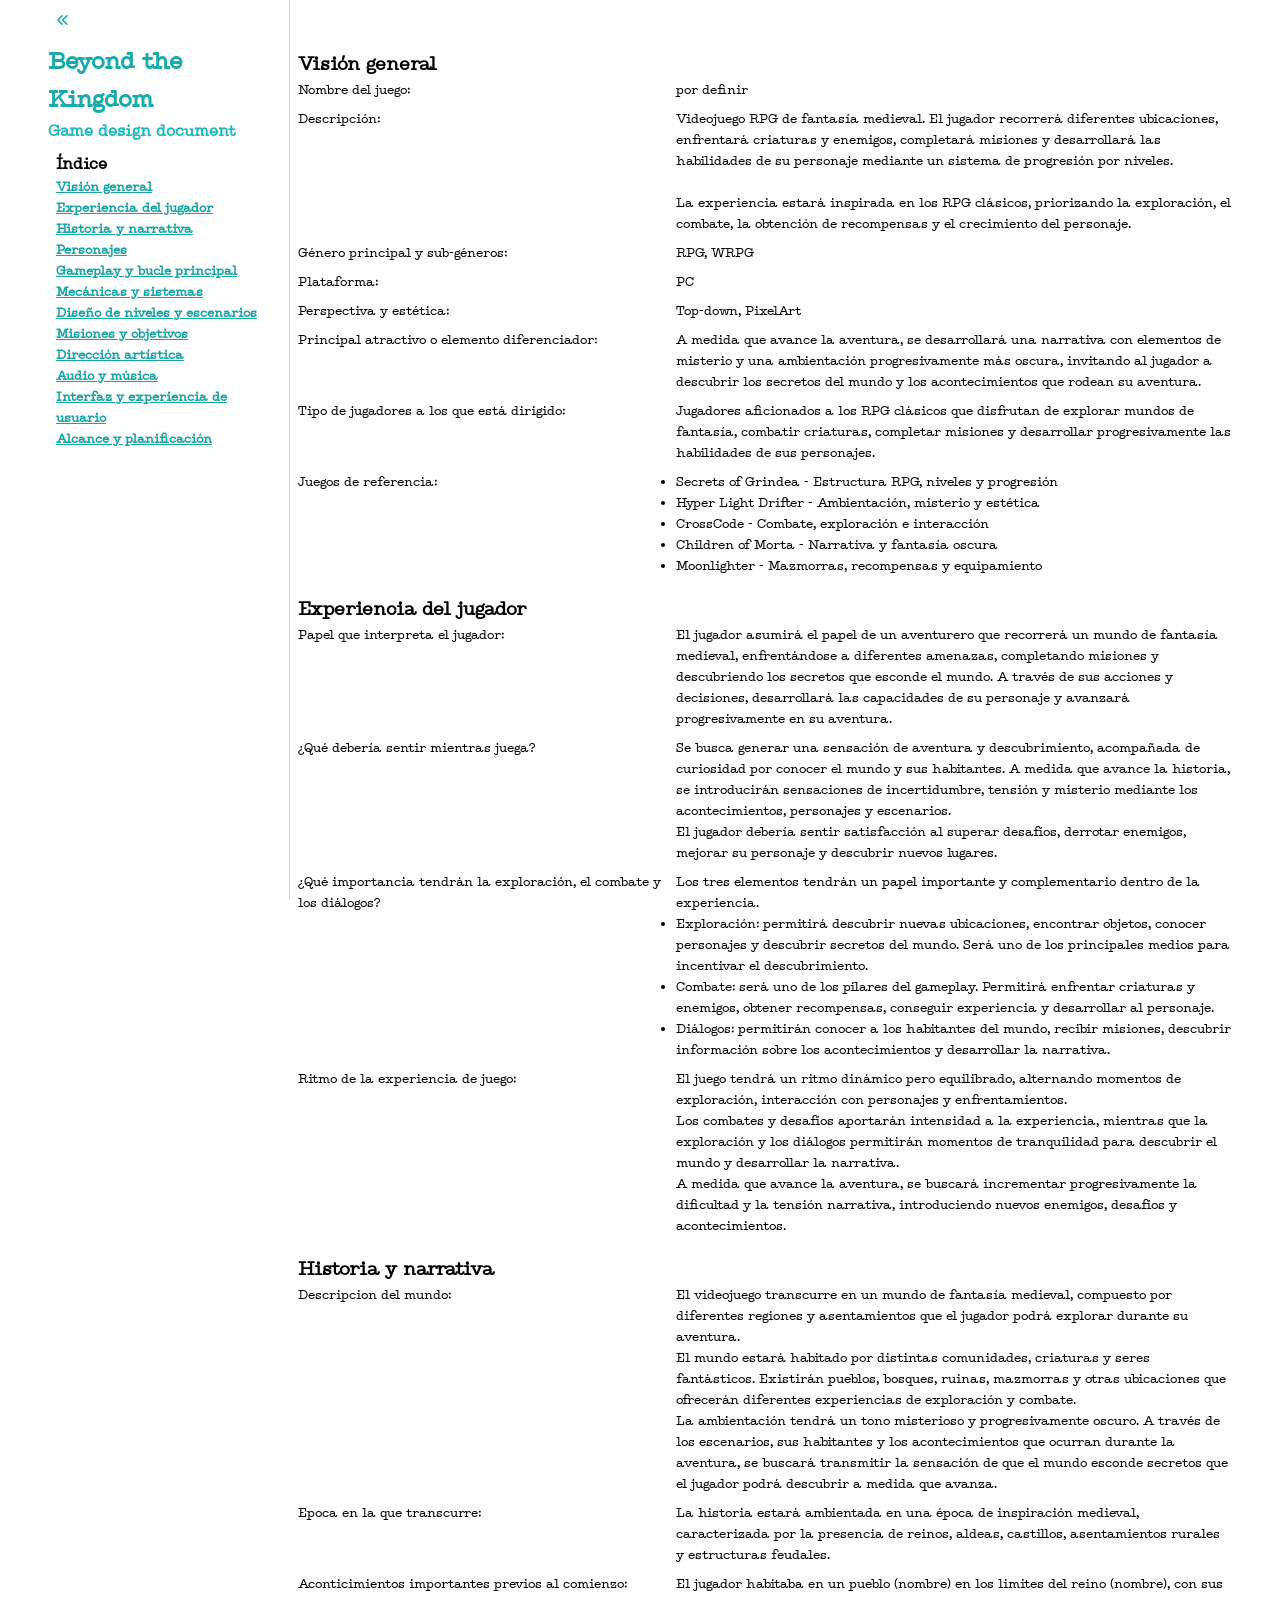
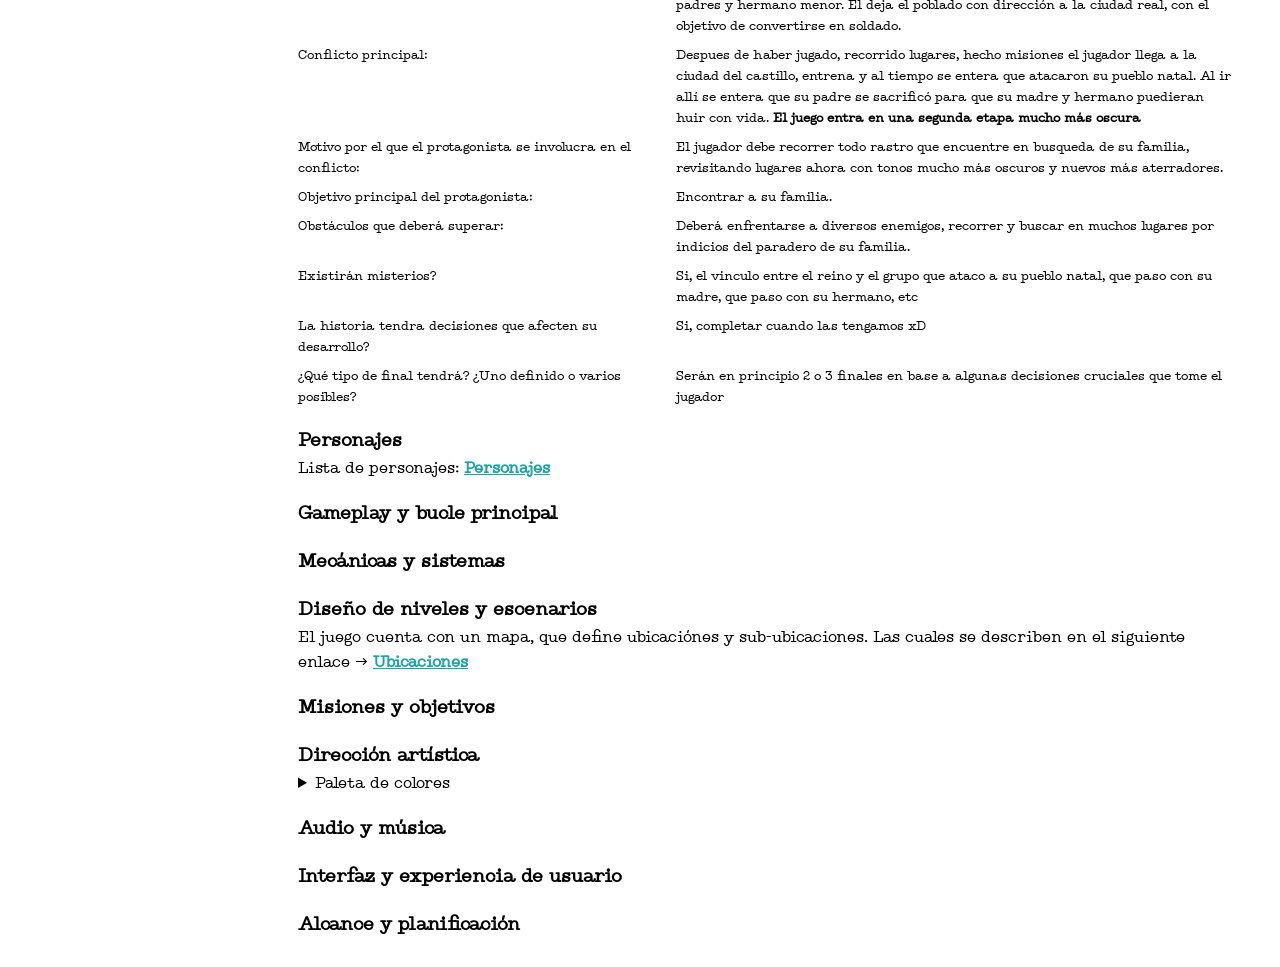
<file: index.html>
<!DOCTYPE html>
<html lang="en">

<head>
  <meta charset="UTF-8">
  <meta name="viewport" content="width=device-width, initial-scale=1.0">
  <title>Beyond the Kingdom</title>
  <link rel="stylesheet" href="style.css">k
</head>

<body>
  <header>
    <button id="sidebar-toggle" type="button" aria-controls="sidebar-content" aria-expanded="true"
      aria-label="Contraer barra lateral">«</button>
    <div class="sidebar-content" id="sidebar-content">
      <h1>Beyond the Kingdom</h1>
      <h2>Game design document</h2>
      <nav>
        <h4>Índice</h2>
          <a href="#vision-general">Visión general</a>
          <a href="#experiencia-del-jugador">Experiencia del jugador</a>
          <a href="#historia-y-narrativa">Historia y narrativa</a>
          <a href="#personajes">Personajes</a>
          <a href="#gameplay-y-bucle-principal">Gameplay y bucle principal</a>
          <a href="#mecanicas-y-sistemas">Mecánicas y sistemas</a>
          <a href="#diseno-de-niveles-y-escenarios">Diseño de niveles y escenarios</a>
          <a href="#misiones-y-objetivos">Misiones y objetivos</a>
          <a href="#direccion-artistica">Dirección artística</a>
          <a href="#audio-y-musica">Audio y música</a>
          <a href="#interfaz-y-experiencia-de-usuario">Interfaz y experiencia de usuario</a>
          <a href="#alcance-y-planificacion">Alcance y planificación</a>
      </nav>
    </div>
  </header>

  <main>
    <section id="vision-general">
      <h3>Visión general</h3>
      <!-- Qué juego vamos a crear y qué lo hace interesante. -->

      <div class="col2">
        <span>Nombre del juego:</span>
        <span>por definir</span>
        <span>Descripción:</span>
        <div>
          <p>Videojuego RPG de fantasía medieval. El jugador recorrerá diferentes ubicaciones, enfrentará
            criaturas y enemigos, completará misiones y desarrollará las habilidades de su personaje
            mediante un
            sistema de progresión por niveles.</p>
          <br>
          <p>La experiencia estará inspirada en los RPG clásicos, priorizando la exploración, el combate, la
            obtención de recompensas y el crecimiento del personaje.</p>
          </p>
        </div>
        <span>Género principal y sub-géneros:</span>
        <span>RPG, WRPG</span>
        <span>Plataforma:</span>
        <span>PC</span>
        <span>Perspectiva y estética:</span>
        <span>Top-down, PixelArt</span>
        <span>Principal atractivo o elemento diferenciador:</span>
        <p>A medida que avance la aventura, se desarrollará una narrativa con elementos de misterio y una
          ambientación progresivamente más oscura, invitando al jugador a descubrir los secretos del mundo y
          los acontecimientos que rodean su aventura.</p>
        <span>Tipo de jugadores a los que está dirigido:</span>
        <span>Jugadores aficionados a los RPG clásicos que disfrutan de explorar mundos de fantasía, combatir
          criaturas, completar misiones y desarrollar progresivamente las habilidades de sus
          personajes.</span>
        <span>Juegos de referencia:</span>
        <ul>
          <li>Secrets of Grindea - Estructura RPG, niveles y progresión</li>
          <li>Hyper Light Drifter - Ambientación, misterio y estética</li>
          <li>CrossCode - Combate, exploración e interacción</li>
          <li>Children of Morta - Narrativa y fantasía oscura</li>
          <li>Moonlighter - Mazmorras, recompensas y equipamiento</li>
        </ul>
      </div>
    </section>

    <section id="experiencia-del-jugador">
      <h3>Experiencia del jugador</h3>
      <!-- Qué queremos que sienta y experimente el jugador. -->
      <div class="col2">
        <span>Papel que interpreta el jugador:</span>
        <p>El jugador asumirá el papel de un aventurero que recorrerá un mundo de fantasía medieval,
          enfrentándose a diferentes amenazas, completando misiones y descubriendo los secretos que esconde el
          mundo. A través de sus acciones y decisiones, desarrollará las capacidades de su personaje y
          avanzará progresivamente en su aventura.</p>

        <span>¿Qué debería sentir mientras juega?</span>
        <div>
          <p>Se busca generar una sensación de aventura y descubrimiento, acompañada de curiosidad por conocer
            el mundo y sus habitantes. A medida que avance la historia, se introducirán sensaciones de
            incertidumbre, tensión y misterio mediante los acontecimientos, personajes y escenarios.</p>
          <p>El jugador debería sentir satisfacción al superar desafíos, derrotar enemigos, mejorar su
            personaje y descubrir nuevos lugares.</p>
        </div>

        <span>¿Qué importancia tendrán la exploración, el combate y los diálogos?</span>
        <div>Los tres elementos tendrán un papel importante y complementario dentro de la experiencia.

          <ul>
            <li>Exploración: permitirá descubrir nuevas ubicaciones, encontrar objetos, conocer personajes y
              descubrir secretos del mundo. Será uno de los principales medios para incentivar el
              descubrimiento.</li>
            <li>Combate: será uno de los pilares del gameplay. Permitirá enfrentar criaturas y enemigos,
              obtener recompensas, conseguir experiencia y desarrollar al personaje.</li>
            <li>Diálogos: permitirán conocer a los habitantes del mundo, recibir misiones, descubrir
              información sobre los acontecimientos y desarrollar la narrativa.</li>
          </ul>
        </div>

        <span>Ritmo de la experiencia de juego:</span>
        <div>
          <p>El juego tendrá un ritmo dinámico pero equilibrado, alternando momentos de exploración,
            interacción con personajes y enfrentamientos.</p>
          <p>Los combates y desafíos aportarán intensidad a la experiencia, mientras que la exploración y los
            diálogos permitirán momentos de tranquilidad para descubrir el mundo y desarrollar la narrativa.
          </p>
          <p>A medida que avance la aventura, se buscará incrementar progresivamente la dificultad y la
            tensión narrativa, introduciendo nuevos enemigos, desafíos y acontecimientos.</p>
        </div>

      </div>
    </section>

    <section id="historia-y-narrativa">
      <h3>Historia y narrativa</h3>
      <!-- Argumento, mundo, acontecimientos y diálogos. -->
      <div class="col2">
        <span>Descripcion del mundo:</span>
        <div>
          <p>El videojuego transcurre en un mundo de fantasía medieval, compuesto por diferentes regiones y
            asentamientos que el jugador podrá explorar durante su aventura.</p>
          <p>El mundo estará habitado por distintas comunidades, criaturas y seres fantásticos. Existirán
            pueblos, bosques, ruinas, mazmorras y otras ubicaciones que ofrecerán diferentes experiencias de
            exploración y combate.</p>
          <p>La ambientación tendrá un tono misterioso y progresivamente oscuro. A través de los escenarios,
            sus habitantes y los acontecimientos que ocurran durante la aventura, se buscará transmitir la
            sensación de que el mundo esconde secretos que el jugador podrá descubrir a medida que avanza.
          </p>
        </div>

        <span>Epoca en la que transcurre:</span>
        <p>La historia estará ambientada en una época de inspiración medieval, caracterizada por la presencia de reinos,
          aldeas, castillos, asentamientos rurales y estructuras feudales.</p>

        <span>Aconticimientos importantes previos al comienzo:</span>
        <p>El jugador habitaba en un pueblo (nombre) en los limites del reino (nombre), con sus padres y hermano menor.
          El deja el poblado con dirección a la ciudad real, con el objetivo de convertirse en soldado.</p>

        <span>Conflicto principal:</span>
        <span>Despues de haber jugado, recorrido lugares, hecho misiones el jugador llega a la ciudad del castillo,
          entrena y al tiempo se entera que atacaron su pueblo natal. Al ir allí se entera que su padre se sacrificó
          para que su madre y hermano puedieran huir con vida. <strong>El juego entra en una segunda etapa mucho más
            oscura</strong></span>

        <span>Motivo por el que el protagonista se involucra en el conflicto:</span>
        <span>El jugador debe recorrer todo rastro que encuentre en busqueda de su familia, revisitando lugares ahora
          con tonos mucho más oscuros y nuevos más aterradores.</span>

        <span>Objetivo principal del protagonista:</span>
        <span>Encontrar a su familia.</span>

        <span>Obstáculos que deberá superar:</span>
        <span>Deberá enfrentarse a diversos enemigos, recorrer y buscar en muchos lugares por indicios del paradero de
          su familia.</span>

        <span>Existirán misterios?</span>
        <span>Si, el vinculo entre el reino y el grupo que ataco a su pueblo natal, que paso con su madre, que paso con
          su hermano, etc</span>

        <span>La historia tendra decisiones que afecten su desarrollo?</span>
        <span>Si, completar cuando las tengamos xD</span>

        <span>¿Qué tipo de final tendrá? ¿Uno definido o varios posibles?</span>
        <span>Serán en principio 2 o 3 finales en base a algunas decisiones cruciales que tome el jugador</span>
      </div>
    </section>

    <section id="personajes">
      <h3>Personajes</h3>
      <!-- Protagonistas, secundarios, aliados y enemigos. -->
       <span>Lista de personajes: <a href="./pages/characters.html">Personajes</a></span>
    </section>

    <section id="gameplay-y-bucle-principal">
      <h3>Gameplay y bucle principal</h3>
      <!-- Qué hace el jugador durante una partida. -->
    </section>

    <section id="mecanicas-y-sistemas">
      <h3>Mecánicas y sistemas</h3>
      <!-- Combate, movimiento, interacción, inventario y progresión. -->
    </section>

    <section id="diseno-de-niveles-y-escenarios">
      <h3>Diseño de niveles y escenarios</h3>
      <!-- Mapas, zonas, exploración y distribución. -->
      <p>El juego cuenta con un mapa, que define ubicaciónes y sub-ubicaciones.
        Las cuales se describen en el siguiente enlace -> <a href="./pages/locations.html">Ubicaciones</a>
      </p>

    </section>

    <section id="misiones-y-objetivos">
      <h3>Misiones y objetivos</h3>
      <!-- Cómo se estructura el avance de la historia. -->
    </section>

    <section id="direccion-artistica">
      <h3>Dirección artística</h3>
      <!-- Estética, personajes, escenarios y animaciones. -->
      <details>
        <summary>Paleta de colores</summary>

        <style>
          .palette {
            display: flex;
            flex-direction: column;
            gap: 20px;
            font-family: Arial, sans-serif;
          }

          .palette-category h3 {
            margin-bottom: 10px;
            color: #333;
          }

          .palette-colors {
            display: flex;
            flex-wrap: wrap;
            gap: 12px;
          }

          .color-item {
            display: flex;
            flex-direction: column;
            align-items: center;
            width: 85px;
            gap: 5px;
          }

          .color-swatch {
            width: 55px;
            height: 55px;
            border-radius: 6px;
          }

          .color-name {
            font-size: 12px;
            text-align: center;
          }

          .color-hex {
            font-size: 11px;
            color: #777;
          }
        </style>

        <div class="palette">

          <!-- 1. Naturaleza y vegetación -->
          <section class="palette-category">
            <h3>1. Naturaleza y vegetación</h3>
            <div class="palette-colors">
              <div class="color-item">
                <div class="color-swatch" style="background:#263C32"></div>
                <span class="color-name">Bosque oscuro</span>
                <span class="color-hex">#263C32</span>
              </div>
              <div class="color-item">
                <div class="color-swatch" style="background:#385943"></div>
                <span class="color-name">Verde bosque</span>
                <span class="color-hex">#385943</span>
              </div>
              <div class="color-item">
                <div class="color-swatch" style="background:#58764B"></div>
                <span class="color-name">Vegetación</span>
                <span class="color-hex">#58764B</span>
              </div>
              <div class="color-item">
                <div class="color-swatch" style="background:#82965A"></div>
                <span class="color-name">Musgo</span>
                <span class="color-hex">#82965A</span>
              </div>
              <div class="color-item">
                <div class="color-swatch" style="background:#B2A66B"></div>
                <span class="color-name">Hierba seca</span>
                <span class="color-hex">#B2A66B</span>
              </div>
            </div>
          </section>

          <!-- 2. Tierra, madera y construcciones -->
          <section class="palette-category">
            <h3>2. Tierra, madera y construcciones</h3>
            <div class="palette-colors">
              <div class="color-item">
                <div class="color-swatch" style="background:#382820"></div>
                <span class="color-name">Marrón oscuro</span>
                <span class="color-hex">#382820</span>
              </div>
              <div class="color-item">
                <div class="color-swatch" style="background:#60402D"></div>
                <span class="color-name">Madera</span>
                <span class="color-hex">#60402D</span>
              </div>
              <div class="color-item">
                <div class="color-swatch" style="background:#865B3D"></div>
                <span class="color-name">Tierra</span>
                <span class="color-hex">#865B3D</span>
              </div>
              <div class="color-item">
                <div class="color-swatch" style="background:#AD8054"></div>
                <span class="color-name">Cuero</span>
                <span class="color-hex">#AD8054</span>
              </div>
              <div class="color-item">
                <div class="color-swatch" style="background:#C6A477"></div>
                <span class="color-name">Arena</span>
                <span class="color-hex">#C6A477</span>
              </div>
            </div>
          </section>

          <!-- 3. Piedra y arquitectura -->
          <section class="palette-category">
            <h3>3. Piedra y arquitectura</h3>
            <div class="palette-colors">
              <div class="color-item">
                <div class="color-swatch" style="background:#30343A"></div>
                <span class="color-name">Piedra oscura</span>
                <span class="color-hex">#30343A</span>
              </div>
              <div class="color-item">
                <div class="color-swatch" style="background:#50565B"></div>
                <span class="color-name">Pizarra</span>
                <span class="color-hex">#50565B</span>
              </div>
              <div class="color-item">
                <div class="color-swatch" style="background:#747778"></div>
                <span class="color-name">Piedra</span>
                <span class="color-hex">#747778</span>
              </div>
              <div class="color-item">
                <div class="color-swatch" style="background:#A2A19A"></div>
                <span class="color-name">Caliza</span>
                <span class="color-hex">#A2A19A</span>
              </div>
              <div class="color-item">
                <div class="color-swatch" style="background:#D0C8B5"></div>
                <span class="color-name">Piedra clara</span>
                <span class="color-hex">#D0C8B5</span>
              </div>
            </div>
          </section>

          <!-- 4. Cielos y agua -->
          <section class="palette-category">
            <h3>4. Cielos y agua</h3>
            <div class="palette-colors">
              <div class="color-item">
                <div class="color-swatch" style="background:#202E40"></div>
                <span class="color-name">Noche</span>
                <span class="color-hex">#202E40</span>
              </div>
              <div class="color-item">
                <div class="color-swatch" style="background:#344B65"></div>
                <span class="color-name">Azul oscuro</span>
                <span class="color-hex">#344B65</span>
              </div>
              <div class="color-item">
                <div class="color-swatch" style="background:#52758A"></div>
                <span class="color-name">Agua</span>
                <span class="color-hex">#52758A</span>
              </div>
              <div class="color-item">
                <div class="color-swatch" style="background:#83A3AD"></div>
                <span class="color-name">Cielo</span>
                <span class="color-hex">#83A3AD</span>
              </div>
              <div class="color-item">
                <div class="color-swatch" style="background:#C2C7BB"></div>
                <span class="color-name">Niebla</span>
                <span class="color-hex">#C2C7BB</span>
              </div>
            </div>
          </section>

          <!-- 5. Detalles, objetos y magia -->
          <section class="palette-category">
            <h3>5. Detalles, objetos y magia</h3>
            <div class="palette-colors">
              <div class="color-item">
                <div class="color-swatch" style="background:#9D3F36"></div>
                <span class="color-name">Rojo</span>
                <span class="color-hex">#9D3F36</span>
              </div>
              <div class="color-item">
                <div class="color-swatch" style="background:#C27642"></div>
                <span class="color-name">Naranja</span>
                <span class="color-hex">#C27642</span>
              </div>
              <div class="color-item">
                <div class="color-swatch" style="background:#D6B45E"></div>
                <span class="color-name">Oro</span>
                <span class="color-hex">#D6B45E</span>
              </div>
              <div class="color-item">
                <div class="color-swatch" style="background:#7764A5"></div>
                <span class="color-name">Violeta</span>
                <span class="color-hex">#7764A5</span>
              </div>
              <div class="color-item">
                <div class="color-swatch" style="background:#66A6A0"></div>
                <span class="color-name">Magia</span>
                <span class="color-hex">#66A6A0</span>
              </div>
            </div>
          </section>
          <a href="./resources//MedievalFantasy.png" download="medieval_fantasy_palette.png"> Descargar paleta</a>

        </div>

      </details>
    </section>

    <section id="audio-y-musica">
      <h3>Audio y música</h3>
      <!-- Ambientación sonora, efectos y música. -->
    </section>

    <section id="interfaz-y-experiencia-de-usuario">
      <h3>Interfaz y experiencia de usuario</h3>
      <!-- HUD, menús, diálogos y controles. -->
    </section>

    <section id="alcance-y-planificacion">
      <h3>Alcance y planificación</h3>
      <!-- Qué vamos a producir, herramientas y prioridades. -->
    </section>
  </main>

  <script>
    const sidebar = document.querySelector("header");
    const sidebarToggle = document.querySelector("#sidebar-toggle");

    sidebarToggle.addEventListener("click", () => {
      const isCollapsed = sidebar.classList.toggle("is-collapsed");
      document.body.classList.toggle("sidebar-collapsed", isCollapsed);
      sidebarToggle.setAttribute("aria-expanded", String(!isCollapsed));
      sidebarToggle.setAttribute(
        "aria-label",
        isCollapsed ? "Expandir barra lateral" : "Contraer barra lateral"
      );
      sidebarToggle.textContent = isCollapsed ? "»" : "«";
    });
  </script>
</body>

</html>
</file>
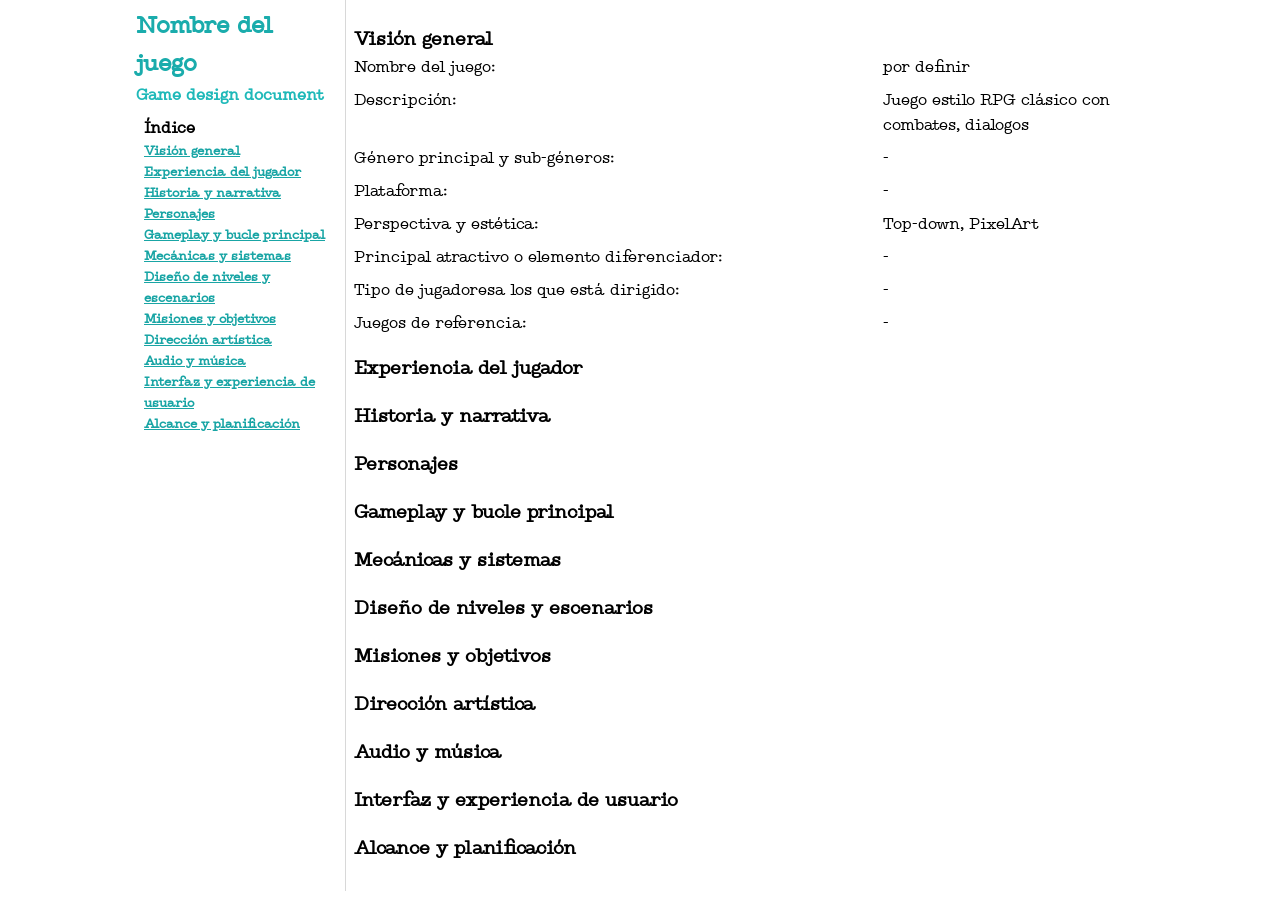
<file: nombre/index.html>
<!DOCTYPE html>
<html lang="en">

<head>
    <meta charset="UTF-8">
    <meta name="viewport" content="width=device-width, initial-scale=1.0">
    <title>Document</title>
    <style>
        @font-face {
            font-family: "TypeMachine";
            src: url("Type Machine.ttf") format("truetype");
        }

        * {
            box-sizing: border-box;
            padding: 0;
            margin: 0;
        }

        body {
            font-family: "TypeMachine", sans-serif;
            max-width: 1024px;
            margin: auto;
            display: flex;
        }

        header {
            border-right: 1px solid rgb(216, 216, 216);
            padding: 8px;
            width: 30%;
            h1 {
                font-size: 1.5rem;
                color: rgb(26, 172, 172);
                font-weight: bold;
            }

            h2 {
                font-size: 1rem;
                color: rgb(31, 185, 185);
            }

            nav {
                display: flex;
                flex-direction: column;
                align-items: flex-start;
                width: fit-content;
                padding: 8px;

                a {
                    font-size: .8rem;
                    border-radius: 0.25rem;
                    text-decoration: underline;
                    font-weight: 600;
                    color: rgb(25, 165, 165);
                }
            }
        }

        main {
            padding: 8px;

            section {
                margin: 2vh 0;

                .col2 {
                    display: grid;
                    grid-template-columns: 2fr 1fr;
                    gap: 8px;
                }
            }
        }
    </style>
</head>

<body>
    <header>
        <h1>Nombre del juego</h1>
        <h2>Game design document</h2>
        <nav>
            <h4>Índice</h2>
                <a href="#vision-general">Visión general</a>
                <a href="#experiencia-del-jugador">Experiencia del jugador</a>
                <a href="#historia-y-narrativa">Historia y narrativa</a>
                <a href="#personajes">Personajes</a>
                <a href="#gameplay-y-bucle-principal">Gameplay y bucle principal</a>
                <a href="#mecanicas-y-sistemas">Mecánicas y sistemas</a>
                <a href="#diseno-de-niveles-y-escenarios">Diseño de niveles y escenarios</a>
                <a href="#misiones-y-objetivos">Misiones y objetivos</a>
                <a href="#direccion-artistica">Dirección artística</a>
                <a href="#audio-y-musica">Audio y música</a>
                <a href="#interfaz-y-experiencia-de-usuario">Interfaz y experiencia de usuario</a>
                <a href="#alcance-y-planificacion">Alcance y planificación</a>
        </nav>
    </header>


    <main>
        <section id="vision-general">
            <h3>Visión general</h3>
            <!-- Qué juego vamos a crear y qué lo hace interesante. -->

            <div class="col2">
                <span>Nombre del juego:</span>
                <span>por definir</span>
                <span>Descripción:</span>
                <p>Juego estilo RPG clásico con combates, dialogos</p>
                <span>Género principal y sub-géneros:</span>
                <span>-</span>
                <span>Plataforma:</span>
                <span>-</span>
                <span>Perspectiva y estética:</span>
                <span>Top-down, PixelArt</span>
                <span>Principal atractivo o elemento diferenciador:</span>
                <span>-</span>
                <span>Tipo de jugadoresa los que está dirigido:</span>
                <span>-</span>
                <span>Juegos de referencia:</span>
                <span>-</span>
            </div>
        </section>

        <section id="experiencia-del-jugador">
            <h3>Experiencia del jugador</h3>
            <!-- Qué queremos que sienta y experimente el jugador. -->
        </section>

        <section id="historia-y-narrativa">
            <h3>Historia y narrativa</h3>
            <!-- Argumento, mundo, acontecimientos y diálogos. -->
        </section>

        <section id="personajes">
            <h3>Personajes</h3>
            <!-- Protagonistas, secundarios, aliados y enemigos. -->
        </section>

        <section id="gameplay-y-bucle-principal">
            <h3>Gameplay y bucle principal</h3>
            <!-- Qué hace el jugador durante una partida. -->
        </section>

        <section id="mecanicas-y-sistemas">
            <h3>Mecánicas y sistemas</h3>
            <!-- Combate, movimiento, interacción, inventario y progresión. -->
        </section>

        <section id="diseno-de-niveles-y-escenarios">
            <h3>Diseño de niveles y escenarios</h3>
            <!-- Mapas, zonas, exploración y distribución. -->
        </section>

        <section id="misiones-y-objetivos">
            <h3>Misiones y objetivos</h3>
            <!-- Cómo se estructura el avance de la historia. -->
        </section>

        <section id="direccion-artistica">
            <h3>Dirección artística</h3>
            <!-- Estética, personajes, escenarios y animaciones. -->
        </section>

        <section id="audio-y-musica">
            <h3>Audio y música</h3>
            <!-- Ambientación sonora, efectos y música. -->
        </section>

        <section id="interfaz-y-experiencia-de-usuario">
            <h3>Interfaz y experiencia de usuario</h3>
            <!-- HUD, menús, diálogos y controles. -->
        </section>

        <section id="alcance-y-planificacion">
            <h3>Alcance y planificación</h3>
            <!-- Qué vamos a producir, herramientas y prioridades. -->
        </section>
    </main>

</body>

</html>
</file>
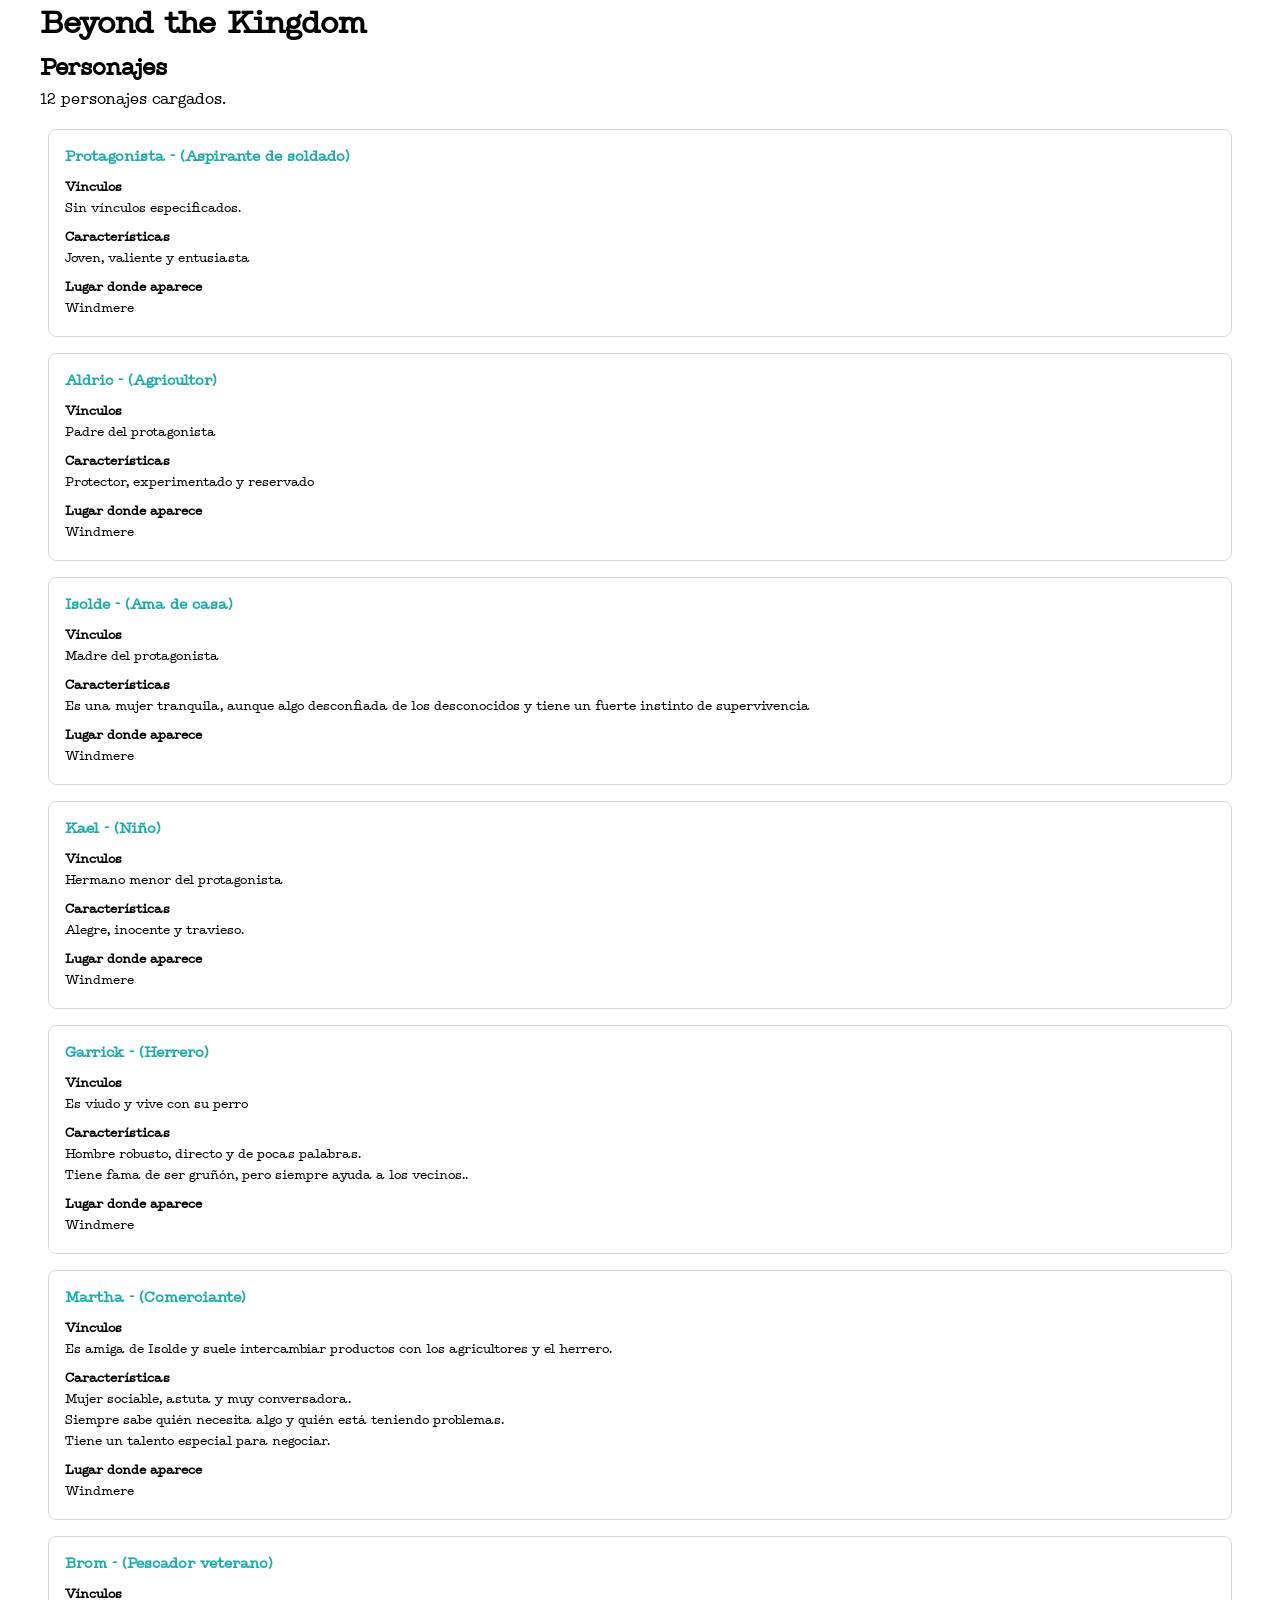
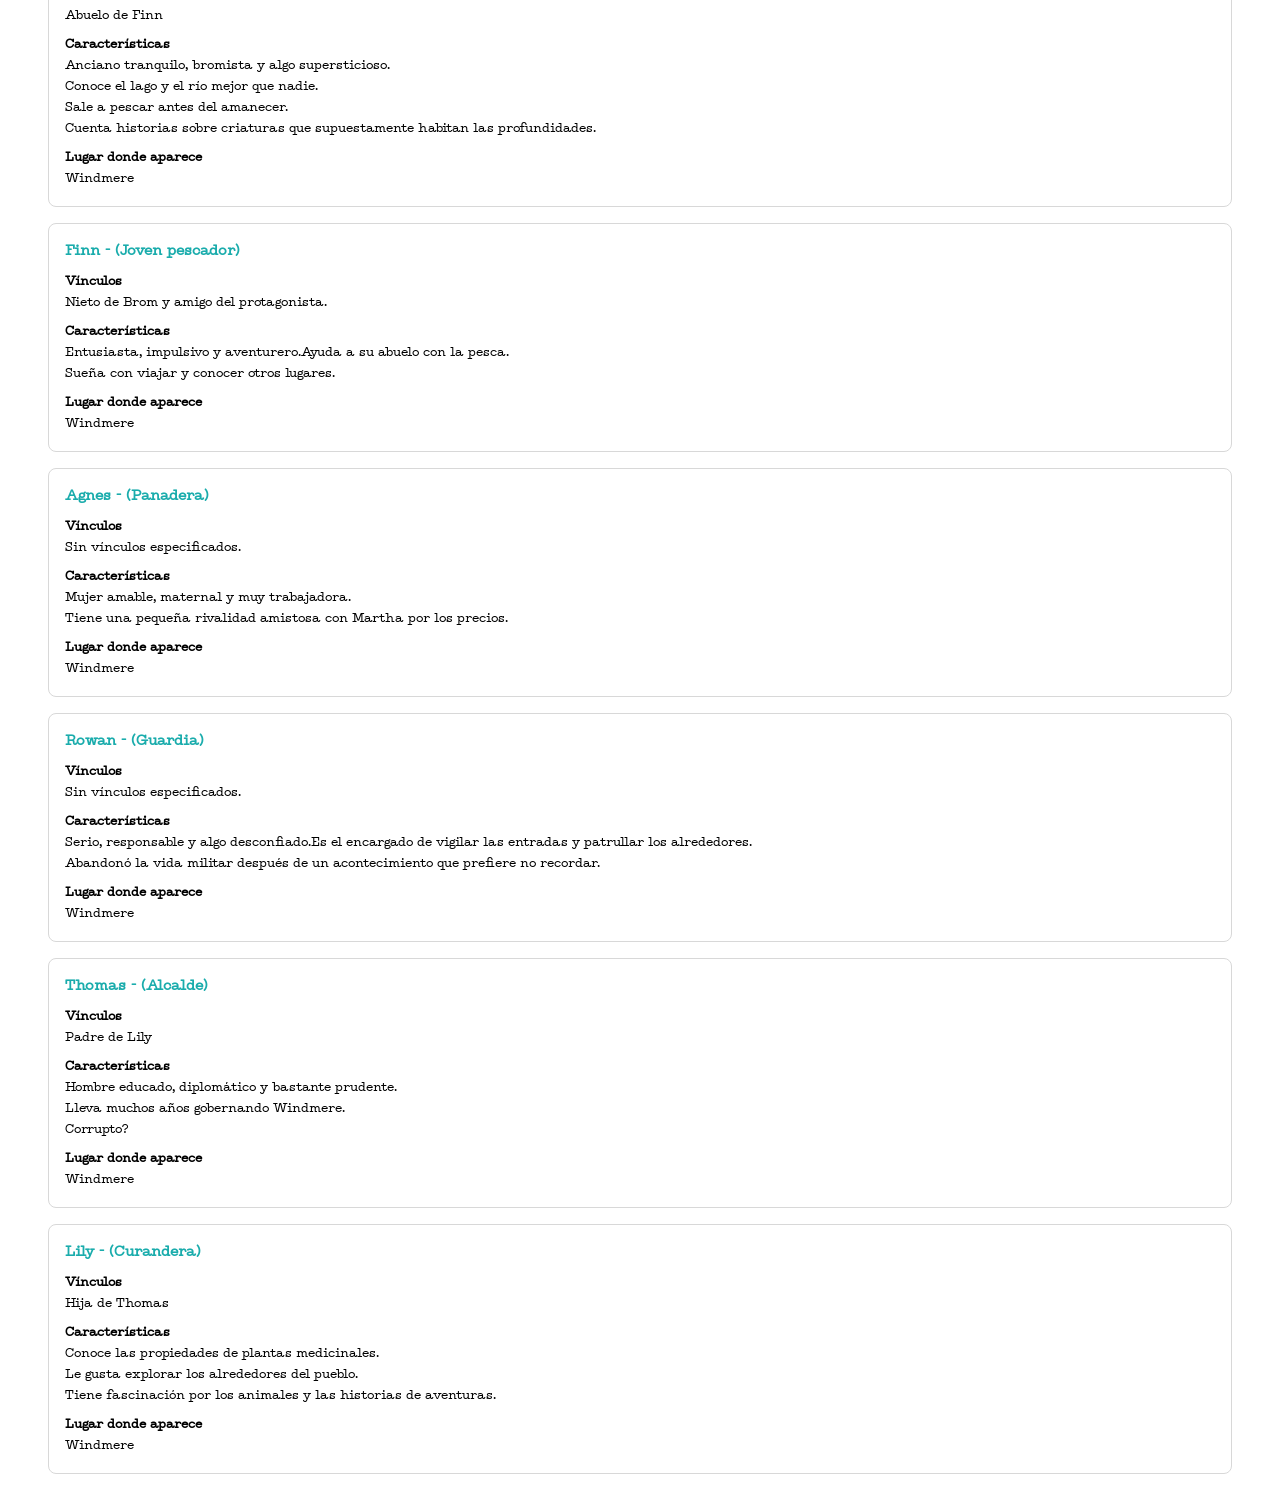
<file: pages/characters.html>
<!DOCTYPE html>
<html lang="es">
<head>
    <meta charset="UTF-8">
    <meta name="viewport" content="width=device-width, initial-scale=1.0">
    <title>Personajes</title>
    <link rel="stylesheet" href="../style.css">
</head>
<body>
    <h1>Beyond the Kingdom</h1>
    <h2>Personajes</h2>
    <p id="characters-status" role="status" aria-live="polite">Cargando personajes...</p>
    <section id="characters-list" class="character-list" aria-label="Lista de personajes"></section>

    <script>
        const status = document.getElementById("characters-status");
        const charactersList = document.getElementById("characters-list");

        async function showCharacters() {
            try {
                const response = await fetch("../resources/characters.json");
                if (!response.ok) {
                    throw new Error(`No se pudo cargar el archivo (${response.status}).`);
                }

                const characters = await response.json();
                if (!Array.isArray(characters)) {
                    throw new Error("El archivo de personajes no tiene un formato válido.");
                }

                characters.forEach(character => {
                    const article = document.createElement("article");
                    article.className = "character-card";

                    const name = document.createElement("h3");
                    name.textContent = character.nombre + " - (" + character.rol + ")";
                    article.appendChild(name);

                    const details = document.createElement("dl");
                    [
                        ["Vínculos", character.vinculos || "Sin vínculos especificados."],
                        ["Características", character.caracteristicas],
                        ["Lugar donde aparece", character["lugar donde aparece"]]
                    ].forEach(([label, value]) => {
                        const term = document.createElement("dt");
                        term.textContent = label;
                        details.appendChild(term);

                        const description = document.createElement("dd");
                        description.textContent = value || "Sin información.";
                        details.appendChild(description);
                    });

                    article.appendChild(details);
                    charactersList.appendChild(article);
                });

                status.textContent = `${characters.length} personajes cargados.`;
            } catch (error) {
                status.textContent = `Error al cargar los personajes: ${error.message}`;
            }
        }

        showCharacters();
    </script>
</body>
</html>
</file>
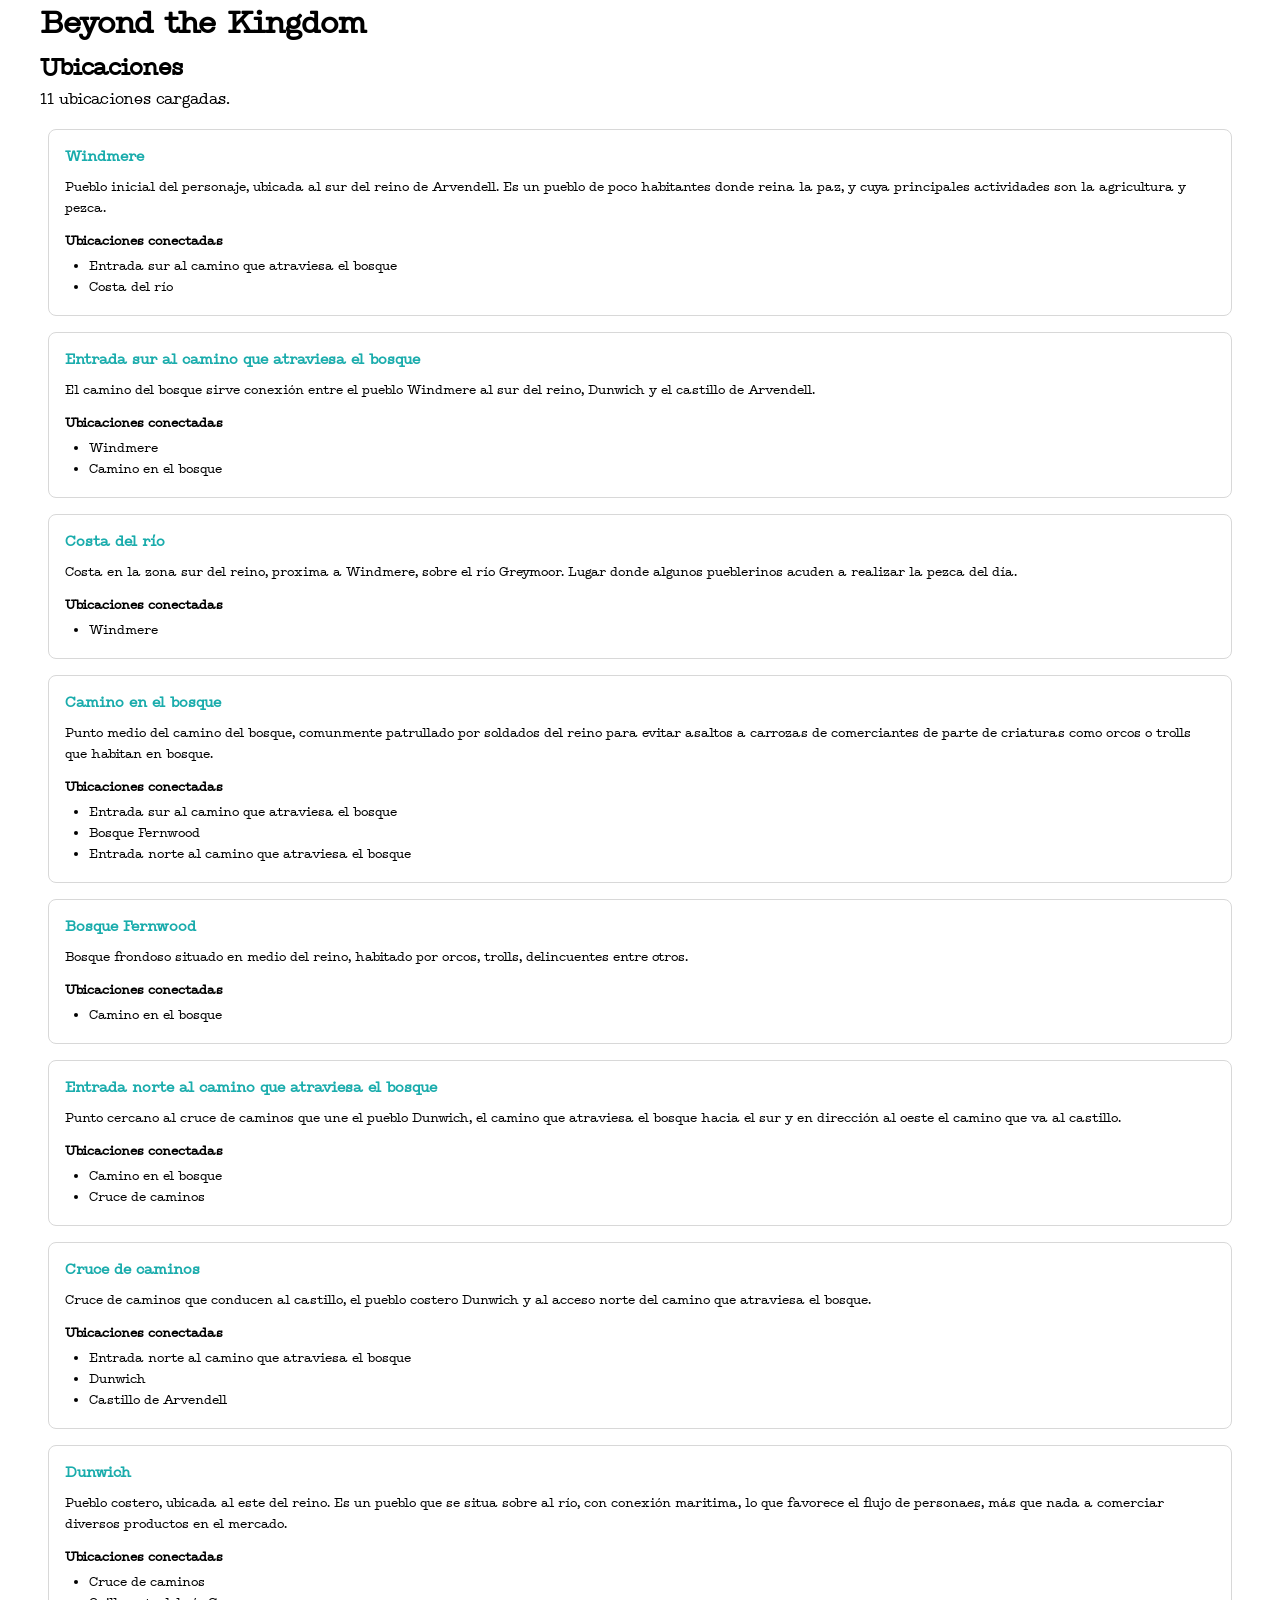
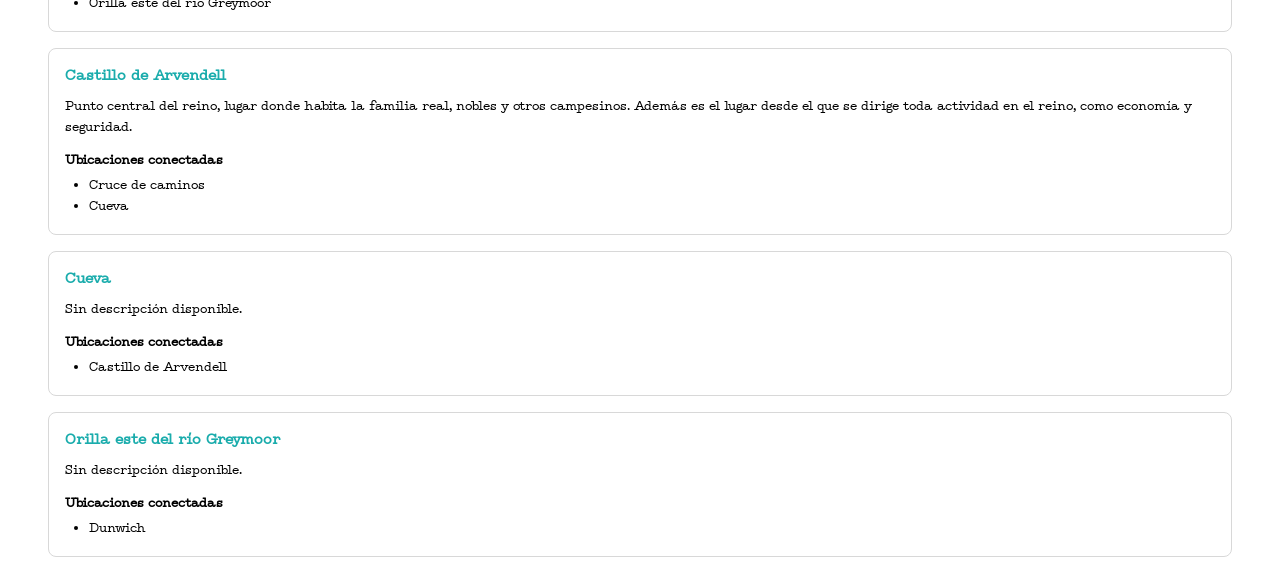
<file: pages/locations.html>
<!DOCTYPE html>
<html lang="es">
<head>
    <meta charset="UTF-8">
    <meta name="viewport" content="width=device-width, initial-scale=1.0">
    <title>Ubicaciones</title>
    <link rel="stylesheet" href="../style.css">
</head>
<body>
    <h1>Beyond the Kingdom</h1>
    <h2>Ubicaciones</h2>
    <p id="locations-status" role="status" aria-live="polite">Cargando ubicaciones...</p>
    <section id="locations-list" class="locations-list" aria-label="Lista de ubicaciones"></section>

    <script>
        const status = document.getElementById("locations-status");
        const locationsList = document.getElementById("locations-list");

        async function showLocations() {
            try {
                const response = await fetch("../resources/locations.json");
                if (!response.ok) {
                    throw new Error(`No se pudo cargar el archivo (${response.status}).`);
                }

                const locations = await response.json();
                if (!Array.isArray(locations)) {
                    throw new Error("El archivo de ubicaciones no tiene un formato válido.");
                }

                const locationsById = new Map(locations.map(location => [location.id, location]));

                locations.forEach(location => {
                    const article = document.createElement("article");
                    article.className = "location-card";

                    const name = document.createElement("h3");
                    name.textContent = location.nombre;
                    article.appendChild(name);

                    const description = document.createElement("p");
                    description.textContent = location.descripcion || "Sin descripción disponible.";
                    article.appendChild(description);

                    const connectedIds = Array.isArray(location.conectado_a) ? location.conectado_a : [];
                    if (connectedIds.length > 0) {
                        const connectionsTitle = document.createElement("h4");
                        connectionsTitle.textContent = "Ubicaciones conectadas";
                        article.appendChild(connectionsTitle);

                        const connections = document.createElement("ul");
                        connectedIds.forEach(id => {
                            const item = document.createElement("li");
                            item.textContent = locationsById.get(id)?.nombre || `Ubicación ${id}`;
                            connections.appendChild(item);
                        });
                        article.appendChild(connections);
                    }

                    locationsList.appendChild(article);
                });

                status.textContent = `${locations.length} ubicaciones cargadas.`;
            } catch (error) {
                status.textContent = `Error al cargar las ubicaciones: ${error.message}`;
            }
        }

        showLocations();
    </script>
</body>
</html>
</file>
<file: style.css>
@font-face {
  font-family: "TypeMachine";
  src: url("./resources/Type\ Machine.ttf") format("truetype");
}

* {
  box-sizing: border-box;
  padding: 0;
  margin: 0;
}

body {
  font-family: "TypeMachine", sans-serif;
  --body-max-width: 1200px;
  max-width: var(--body-max-width);
  margin: auto;
  --sidebar-width: min(250px, 42vw);
}

body.sidebar-collapsed {
  --sidebar-width: 48px;
}

header {
  position: fixed;
  top: 0;
  left: max(0px, calc((100% - var(--body-max-width)) / 2));
  width: var(--sidebar-width);
  height: 100vh;
  overflow-y: auto;
  border-right: 1px solid rgb(216, 216, 216);
  padding: 8px;
  background: white;
  z-index: 1;
  transition: width 0.2s ease;

  button {
    display: grid;
    place-items: center;
    width: 28px;
    height: 28px;
    margin-bottom: 8px;
    border: 0;
    border-radius: 50%;
    background: transparent;
    color: rgb(25, 165, 165);
    font: inherit;
    font-size: 1.25rem;
    line-height: 1;
    cursor: pointer;
    transition: background-color 0.15s ease;

    &:hover {
      background-color: rgba(25, 165, 165, 0.12);
    }

    &:focus-visible {
      outline: 2px solid rgb(25, 165, 165);
      outline-offset: 2px;
    }
  }

  h1 {
    font-size: 1.5rem;
    color: rgb(26, 172, 172);
    font-weight: bold;
  }

  h2 {
    font-size: 1rem;
    color: rgb(31, 185, 185);
  }

  nav {
    display: flex;
    flex-direction: column;
    align-items: flex-start;
    width: fit-content;
    padding: 8px;

    a {
        font-size: 0.8rem;

    }
  }
}

a {
      border-radius: 0.25rem;
      text-decoration: underline;
      font-weight: 600;
      color: rgb(25, 165, 165);
    }

a:hover {
    color: rgb(57, 209, 209);
}

header.is-collapsed {
  .sidebar-content {
    display: none;
  }
}

main {
  margin-left: var(--sidebar-width);
  padding: 8px;
  transition: margin-left 0.2s ease;

  section {
    margin: 2vh 0;

    .col2 {
      font-size: 0.8rem;
      display: grid;
      grid-template-columns: 2fr 3fr;
      gap: 8px;
    }
  }
}

.sublocations {
    margin-left: 36px;
}

.locations-list,
.character-list {
  display: grid;
  gap: 16px;
  margin: 16px 8px;
}

.location-card,
.character-card {
  padding: 16px;
  border: 1px solid rgb(216, 216, 216);
  border-radius: 8px;
  font-size: .8rem;
}

.location-card h3 {
  margin-bottom: 8px;
  color: rgb(26, 172, 172);
}

.location-card h4 {
  margin-top: 12px;
}

.location-card ul {
  margin: 4px 0 0 24px;
}

.character-card h3 {
  margin-bottom: 8px;
  color: rgb(26, 172, 172);
}

.character-card dt {
  margin-top: 8px;
  font-weight: bold;
}

.character-card dd {
  white-space: pre-line;
}
</file>
